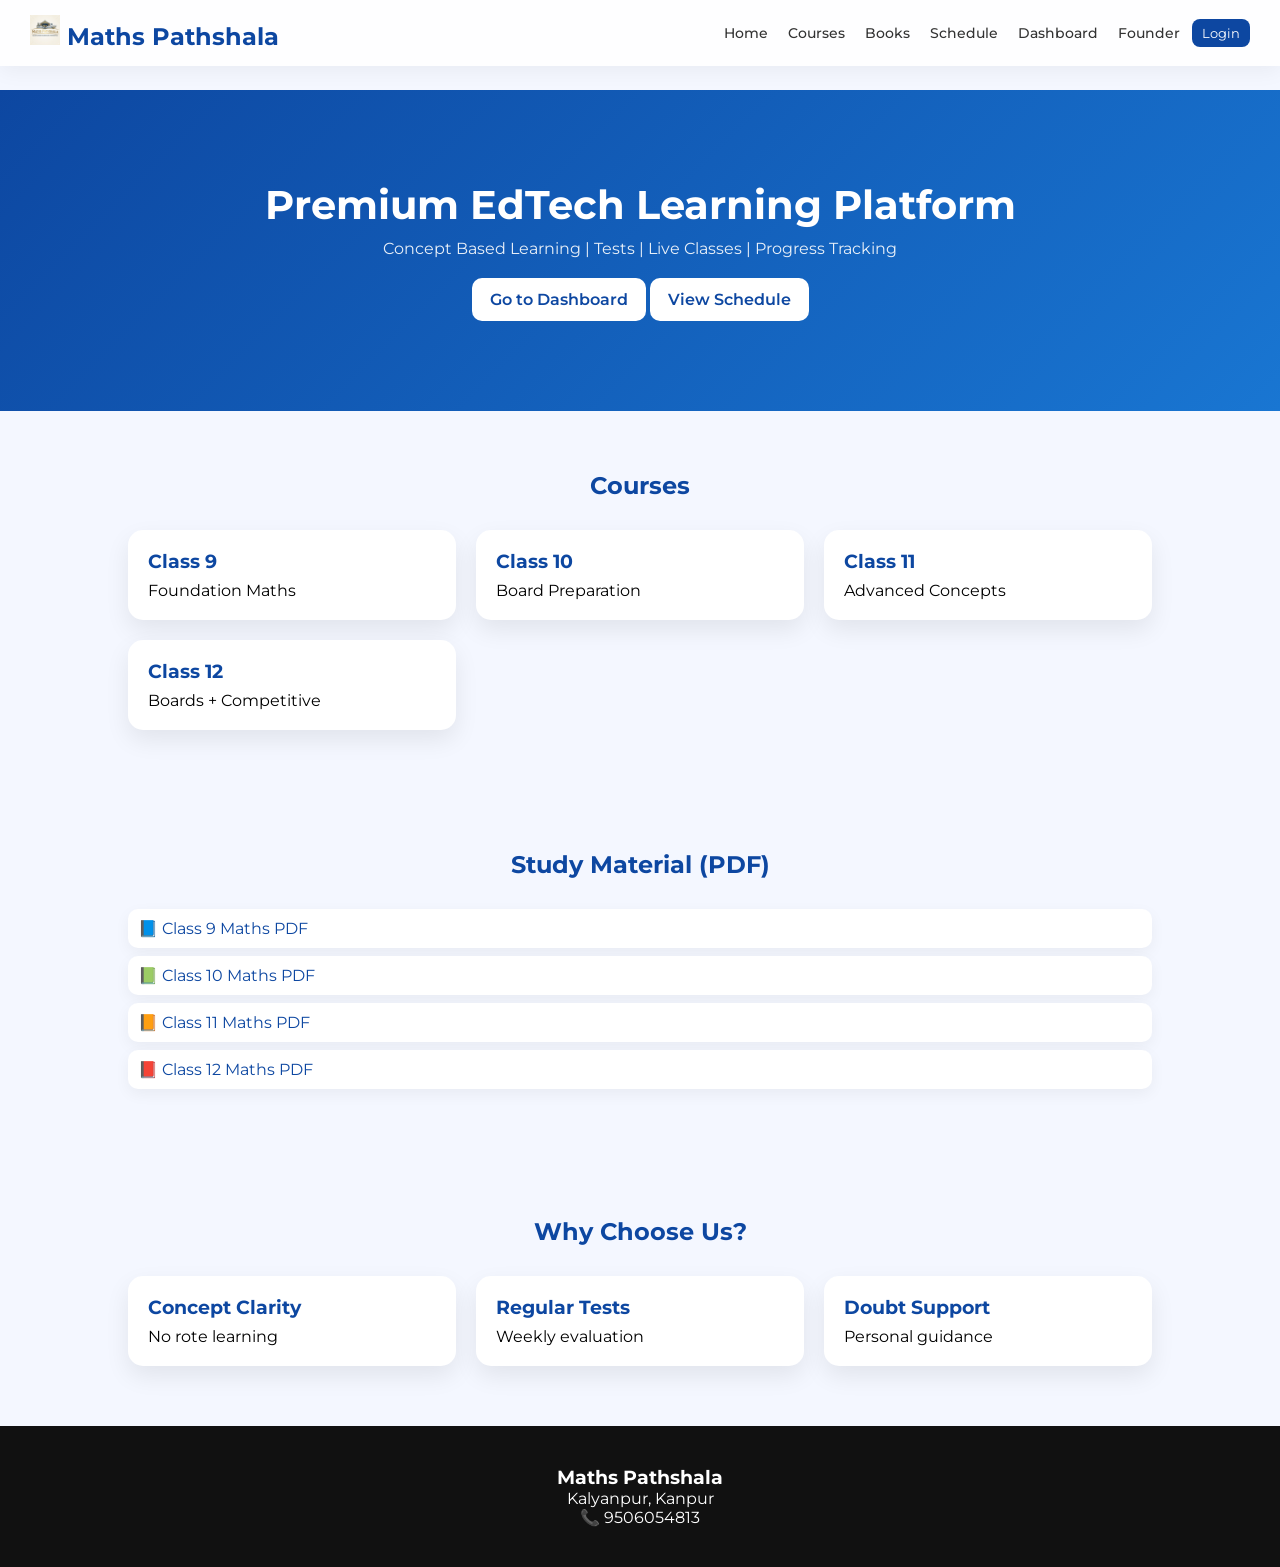
<file: index.html>
<!DOCTYPE html>
<html lang="en">
<head>
<meta charset="UTF-8">
<meta name="viewport" content="width=device-width, initial-scale=1.0">
<title>Maths Pathshala | Premium EdTech</title>

<link href="https://fonts.googleapis.com/css2?family=Montserrat:wght@300;400;600;700&display=swap" rel="stylesheet">

<style>
*{margin:0;padding:0;box-sizing:border-box;font-family:'Montserrat',sans-serif;}
body{background:#f4f7ff;overflow-x:hidden;}

/* NAV */
.navbar{
position:fixed;top:0;width:100%;background:rgba(255,255,255,0.85);
backdrop-filter:blur(12px);
display:flex;justify-content:space-between;align-items:center;
padding:15px 30px;z-index:999;
box-shadow:0 5px 20px rgba(0,0,0,0.05);
}
.navbar h2{color:#0d47a1;}
.navbar a{margin:0 8px;text-decoration:none;color:#333;font-weight:500;font-size:14px;}
.navbar a:hover{color:#0d47a1;}

.login-btn{background:#0d47a1;color:white;padding:6px 10px;border-radius:8px;border:none;cursor:pointer;font-size:13px;}

/* HERO */
.hero{
margin-top:90px;
padding:90px 20px;
text-align:center;
background:linear-gradient(135deg,#0d47a1,#1976d2);
color:white;
}
.hero h1{font-size:40px;}
.hero p{margin-top:10px;opacity:0.9;}

.btn{
display:inline-block;margin-top:20px;padding:12px 18px;
background:white;color:#0d47a1;border-radius:10px;
text-decoration:none;font-weight:600;transition:0.3s;
cursor:pointer;
}
.btn:hover{transform:scale(1.05);}

/* SECTIONS */
.section{padding:60px 10%;}
.section h2{text-align:center;color:#0d47a1;margin-bottom:30px;}

.grid{display:grid;grid-template-columns:repeat(auto-fit,minmax(250px,1fr));gap:20px;}

.card{
background:white;padding:20px;border-radius:15px;
box-shadow:0 10px 25px rgba(0,0,0,0.08);
transition:0.3s;
}
.card:hover{transform:translateY(-5px);}
.card h3{color:#0d47a1;margin-bottom:8px;}

.tag{font-size:12px;background:#e3f2fd;display:inline-block;padding:4px 10px;border-radius:20px;margin-bottom:8px;}

/* BOOKS */
.book-list a{
display:block;
margin:8px 0;
padding:10px;
background:#fff;
border-radius:10px;
text-decoration:none;
color:#0d47a1;
box-shadow:0 5px 15px rgba(0,0,0,0.05);
}

/* POPUP */
.popup{
display:none;position:fixed;top:0;left:0;width:100%;height:100%;
background:rgba(0,0,0,0.6);
justify-content:center;align-items:center;z-index:1000;
}
.popup-content{
background:white;padding:25px;border-radius:15px;width:320px;text-align:center;
}
.popup-content input{
width:100%;padding:10px;margin:8px 0;border:1px solid #ccc;border-radius:8px;
}
.close{float:right;cursor:pointer;font-size:18px;}

/* FOOTER */
.footer{text-align:center;padding:40px;background:#111;color:white;}
</style>
</head>

<body>

<!-- NAV -->
<div class="navbar">
<h2><img src="new_logo.png" height="30"> Maths Pathshala</h2>
<div>
<a href="index.html">Home</a>
<a href="courses.html">Courses</a>
<a href="books.html">Books</a>
<a href="schedule.html">Schedule</a>
<a href="dashboard.html">Dashboard</a>
<a href="founders.html">Founder</a>
<button class="login-btn" onclick="openLogin()">Login</button>
</div>
</div>

<!-- HERO -->
<div class="hero">
<h1>Premium EdTech Learning Platform</h1>
<p>Concept Based Learning | Tests | Live Classes | Progress Tracking</p>
<a class="btn" href="dashboard.html">Go to Dashboard</a>
<a class="btn" href="schedule.html">View Schedule</a>
</div>

<!-- COURSES -->
<div class="section">
<h2>Courses</h2>
<div class="grid">
<div class="card"><h3>Class 9</h3><p>Foundation Maths</p></div>
<div class="card"><h3>Class 10</h3><p>Board Preparation</p></div>
<div class="card"><h3>Class 11</h3><p>Advanced Concepts</p></div>
<div class="card"><h3>Class 12</h3><p>Boards + Competitive</p></div>
</div>
</div>

<!-- BOOKS -->
<div class="section">
<h2>Study Material (PDF)</h2>
<div class="book-list">
<a href="class9.pdf">📘 Class 9 Maths PDF</a>
<a href="class10.pdf">📗 Class 10 Maths PDF</a>
<a href="class11.pdf">📙 Class 11 Maths PDF</a>
<a href="class12.pdf">📕 Class 12 Maths PDF</a>
</div>
</div>

<!-- ABOUT -->
<div class="section">
<h2>Why Choose Us?</h2>
<div class="grid">
<div class="card"><h3>Concept Clarity</h3><p>No rote learning</p></div>
<div class="card"><h3>Regular Tests</h3><p>Weekly evaluation</p></div>
<div class="card"><h3>Doubt Support</h3><p>Personal guidance</p></div>
</div>
</div>

<!-- LOGIN POPUP -->
<div class="popup" id="loginPopup">
<div class="popup-content">
<span class="close" onclick="closeLogin()">✖</span>
<h3>Login</h3>
<input type="text" placeholder="Email">
<input type="password" placeholder="Password">
<button class="btn">Login</button>
</div>
</div>

<!-- FOOTER -->
<div class="footer">
<h3>Maths Pathshala</h3>
<p>Kalyanpur, Kanpur</p>
<p>📞 9506054813</p>
</div>

<script>
function openLogin(){document.getElementById('loginPopup').style.display='flex';}
function closeLogin(){document.getElementById('loginPopup').style.display='none';}
</script>

</body>
</html>
</file>
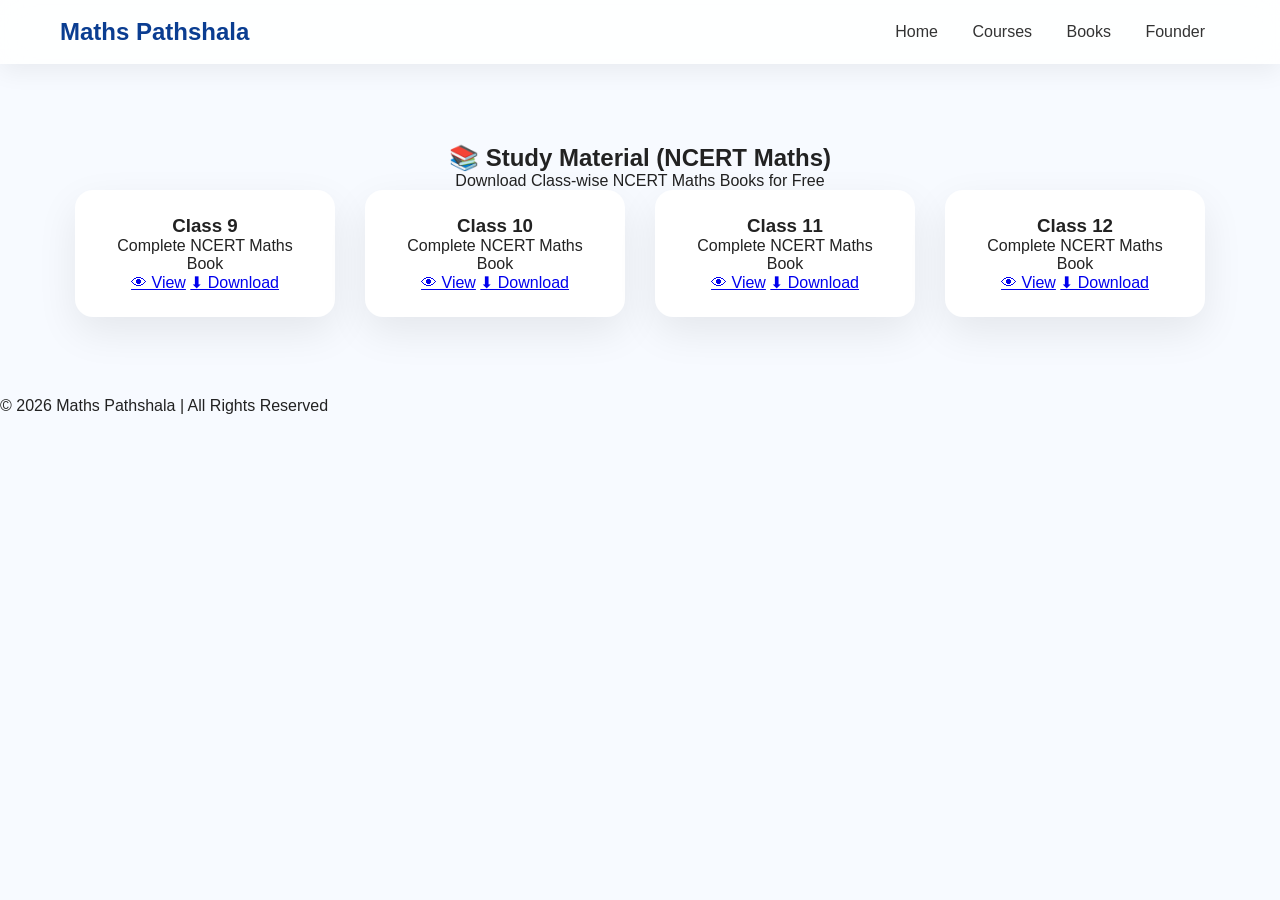
<file: books.html>
<!DOCTYPE html>
<html>
<head>
<title>Books - Maths Pathshala</title>
<link rel="stylesheet" href="style.css">
</head>

<body>

<div class="navbar">
<h2>Maths Pathshala</h2>
<div>
<a href="index.html">Home</a>
<a href="courses.html">Courses</a>
<a href="books.html">Books</a>
<a href="founders.html">Founder</a>
</div>
</div>

<section class="section">
<h2>📚 Study Material (NCERT Maths)</h2>
<p>Download Class-wise NCERT Maths Books for Free</p>

<div class="cards">

<div class="card big">
<h3>Class 9</h3>
<p>Complete NCERT Maths Book</p>
<a class="book-btn" href="class9.pdf" target="_blank">👁 View</a>
<a class="book-btn download" href="class9.pdf" download>⬇ Download</a>
</div>

<div class="card big">
<h3>Class 10</h3>
<p>Complete NCERT Maths Book</p>
<a class="book-btn" href="class10.pdf" target="_blank">👁 View</a>
<a class="book-btn download" href="class10.pdf" download>⬇ Download</a>
</div>

<div class="card big">
<h3>Class 11</h3>
<p>Complete NCERT Maths Book</p>
<a class="book-btn" href="class11.pdf" target="_blank">👁 View</a>
<a class="book-btn download" href="class11.pdf" download>⬇ Download</a>
</div>

<div class="card big">
<h3>Class 12</h3>
<p>Complete NCERT Maths Book</p>
<a class="book-btn" href="class12.pdf" target="_blank">👁 View</a>
<a class="book-btn download" href="class12.pdf" download>⬇ Download</a>
</div>

</div>
</section>

<div class="footer">
<p>© 2026 Maths Pathshala | All Rights Reserved</p>
</div>

</body>
</html>
</file>
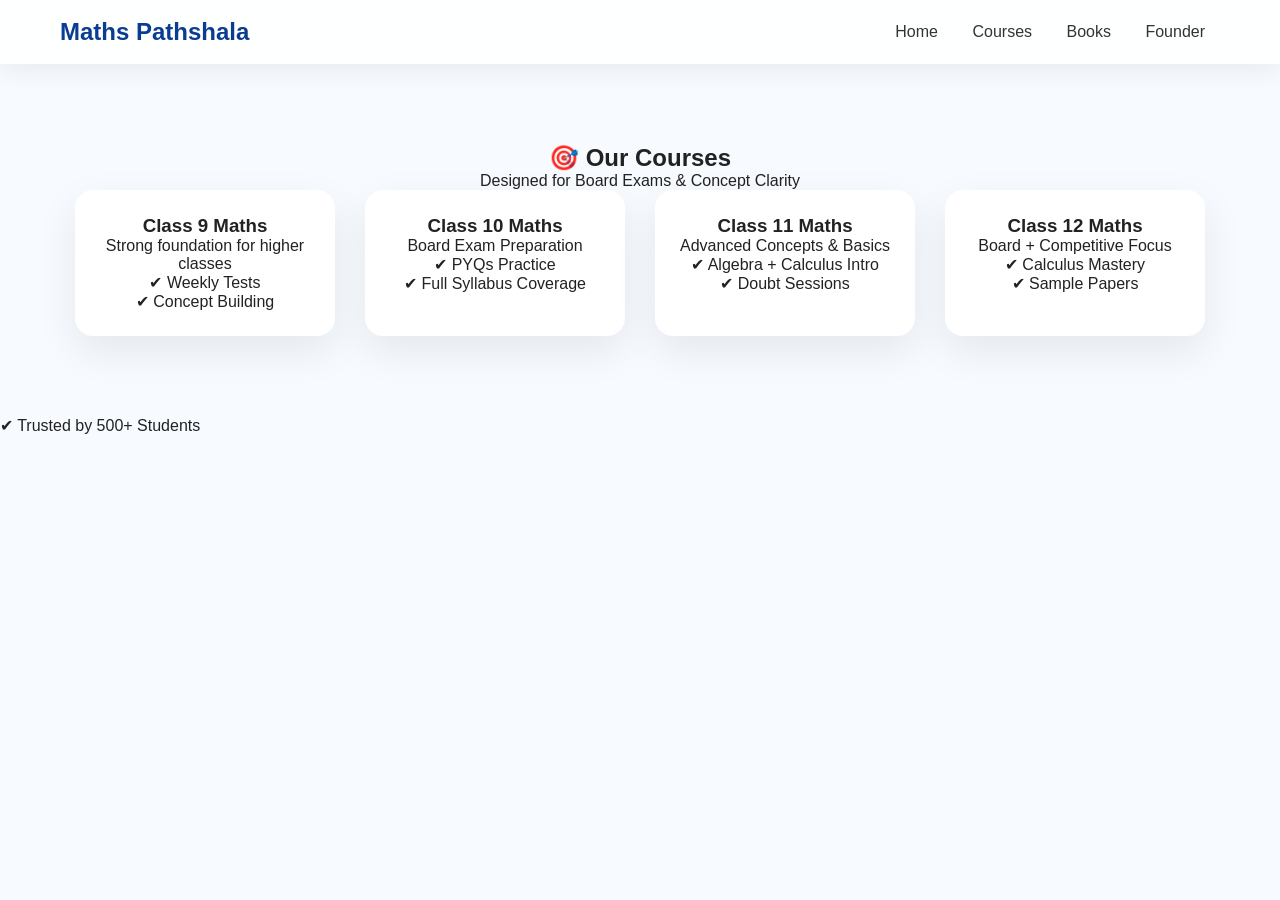
<file: courses.html>
<!DOCTYPE html>
<html>
<head>
<title>Courses - Maths Pathshala</title>
<link rel="stylesheet" href="style.css">
</head>

<body>

<div class="navbar">
<h2>Maths Pathshala</h2>
<div>
<a href="index.html">Home</a>
<a href="courses.html">Courses</a>
<a href="books.html">Books</a>
<a href="founders.html">Founder</a>
</div>
</div>

<section class="section">
<h2>🎯 Our Courses</h2>
<p>Designed for Board Exams & Concept Clarity</p>

<div class="cards">

<div class="card">
<h3>Class 9 Maths</h3>
<p>Strong foundation for higher classes</p>
<p>✔ Weekly Tests</p>
<p>✔ Concept Building</p>
</div>

<div class="card">
<h3>Class 10 Maths</h3>
<p>Board Exam Preparation</p>
<p>✔ PYQs Practice</p>
<p>✔ Full Syllabus Coverage</p>
</div>

<div class="card">
<h3>Class 11 Maths</h3>
<p>Advanced Concepts & Basics</p>
<p>✔ Algebra + Calculus Intro</p>
<p>✔ Doubt Sessions</p>
</div>

<div class="card">
<h3>Class 12 Maths</h3>
<p>Board + Competitive Focus</p>
<p>✔ Calculus Mastery</p>
<p>✔ Sample Papers</p>
</div>

</div>
</section>

<div class="footer">
<p>✔ Trusted by 500+ Students</p>
</div>

</body>
</html>
</file>
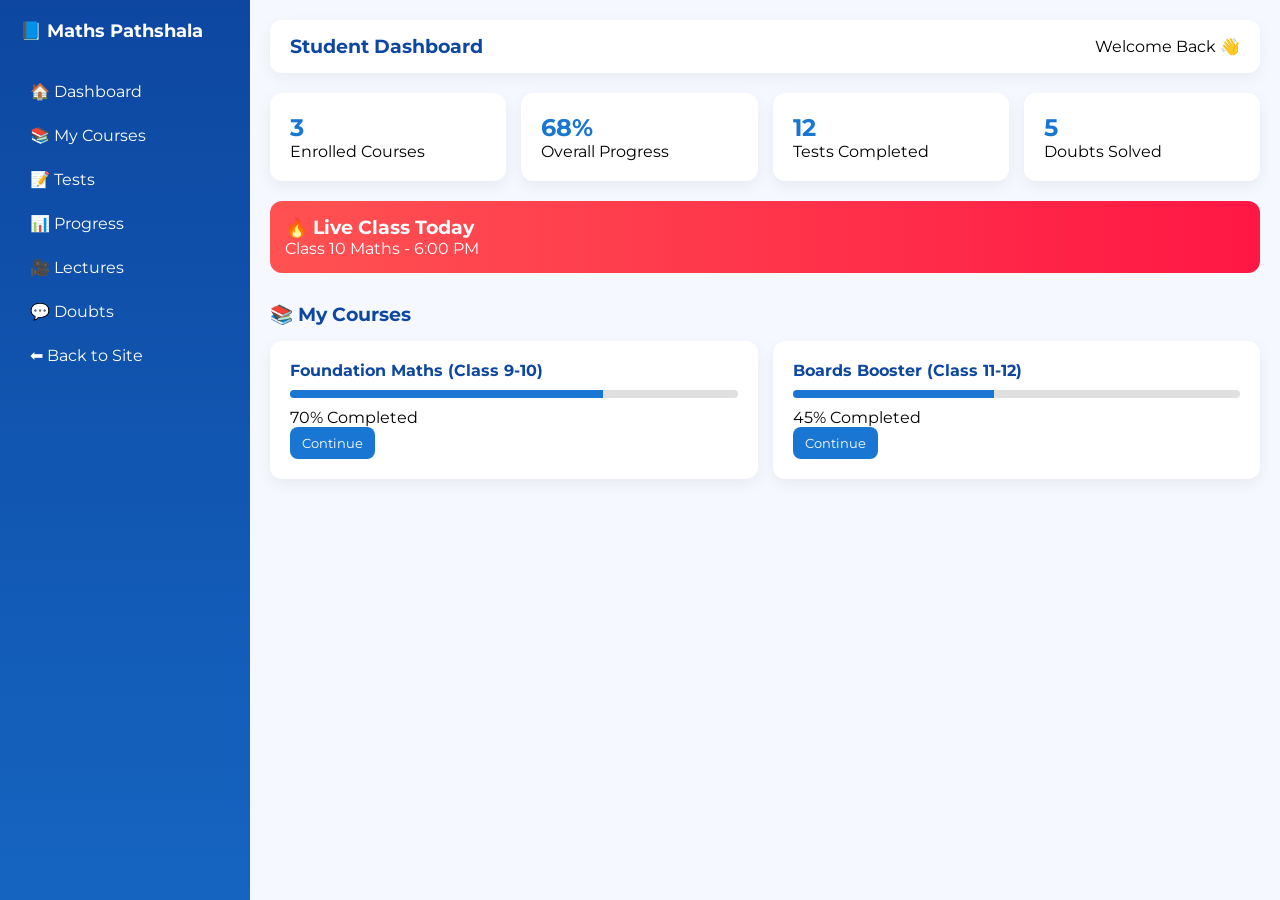
<file: dashboard.html>
<!DOCTYPE html>
<html lang="en">
<head>
<meta charset="UTF-8">
<meta name="viewport" content="width=device-width, initial-scale=1.0">
<title>Student Dashboard - Maths Pathshala</title>

<link href="https://fonts.googleapis.com/css2?family=Montserrat:wght@300;400;600;700&display=swap" rel="stylesheet">

<style>
*{
    margin:0;
    padding:0;
    box-sizing:border-box;
    font-family:'Montserrat', sans-serif;
}

body{
    background:#f5f8ff;
    display:flex;
}

/* SIDEBAR */
.sidebar{
    width:250px;
    background:linear-gradient(180deg,#0d47a1,#1565c0);
    color:white;
    height:100vh;
    position:fixed;
    padding:20px;
}

.sidebar h2{
    font-size:18px;
    margin-bottom:30px;
}

.sidebar a{
    display:block;
    color:white;
    text-decoration:none;
    padding:10px;
    margin:5px 0;
    border-radius:8px;
    transition:0.3s;
}

.sidebar a:hover{
    background:rgba(255,255,255,0.2);
}

/* MAIN */
.main{
    margin-left:250px;
    width:100%;
    padding:20px;
}

/* TOP BAR */
.topbar{
    background:white;
    padding:15px 20px;
    border-radius:12px;
    display:flex;
    justify-content:space-between;
    align-items:center;
    box-shadow:0 5px 15px rgba(0,0,0,0.05);
}

.topbar h3{
    color:#0d47a1;
}

/* STATS */
.stats{
    display:grid;
    grid-template-columns:repeat(auto-fit,minmax(200px,1fr));
    gap:15px;
    margin-top:20px;
}

.card{
    background:white;
    padding:20px;
    border-radius:12px;
    box-shadow:0 5px 15px rgba(0,0,0,0.06);
}

.card h2{
    color:#1976d2;
}

/* COURSES */
.section{
    margin-top:30px;
}

.section h3{
    margin-bottom:15px;
    color:#0d47a1;
}

.courses{
    display:grid;
    grid-template-columns:repeat(auto-fit,minmax(250px,1fr));
    gap:15px;
}

.course-card{
    background:white;
    padding:20px;
    border-radius:12px;
    box-shadow:0 5px 15px rgba(0,0,0,0.06);
}

.course-card h4{
    color:#0d47a1;
}

.progress{
    height:8px;
    background:#e0e0e0;
    border-radius:20px;
    margin:10px 0;
    overflow:hidden;
}

.progress-bar{
    height:100%;
    background:#1976d2;
}

/* BUTTON */
.btn{
    display:inline-block;
    padding:8px 12px;
    background:#1976d2;
    color:white;
    border-radius:8px;
    text-decoration:none;
    font-size:13px;
}

/* LIVE CLASS BOX */
.live{
    background:linear-gradient(90deg,#ff5252,#ff1744);
    color:white;
    padding:15px;
    border-radius:12px;
    margin-top:20px;
}

@media(max-width:768px){
    .sidebar{
        display:none;
    }
    .main{
        margin-left:0;
    }
}
</style>
</head>

<body>

<!-- SIDEBAR -->
<div class="sidebar">
<h2>📘 Maths Pathshala</h2>

<a href="#">🏠 Dashboard</a>
<a href="#">📚 My Courses</a>
<a href="#">📝 Tests</a>
<a href="#">📊 Progress</a>
<a href="#">🎥 Lectures</a>
<a href="#">💬 Doubts</a>
<a href="index.html">⬅ Back to Site</a>
</div>

<!-- MAIN -->
<div class="main">

<!-- TOP -->
<div class="topbar">
<h3>Student Dashboard</h3>
<p>Welcome Back 👋</p>
</div>

<!-- STATS -->
<div class="stats">

<div class="card">
<h2>3</h2>
<p>Enrolled Courses</p>
</div>

<div class="card">
<h2>68%</h2>
<p>Overall Progress</p>
</div>

<div class="card">
<h2>12</h2>
<p>Tests Completed</p>
</div>

<div class="card">
<h2>5</h2>
<p>Doubts Solved</p>
</div>

</div>

<!-- LIVE CLASS -->
<div class="live">
<h3>🔥 Live Class Today</h3>
<p>Class 10 Maths - 6:00 PM</p>
</div>

<!-- COURSES -->
<div class="section">
<h3>📚 My Courses</h3>

<div class="courses">

<div class="course-card">
<h4>Foundation Maths (Class 9-10)</h4>

<div class="progress">
<div class="progress-bar" style="width:70%"></div>
</div>

<p>70% Completed</p>
<a href="#" class="btn">Continue</a>
</div>

<div class="course-card">
<h4>Boards Booster (Class 11-12)</h4>

<div class="progress">
<div class="progress-bar" style="width:45%"></div>
</div>

<p>45% Completed</p>
<a href="#" class="btn">Continue</a>
</div>

</div>
</div>

</div>

</body>
</html>
</file>
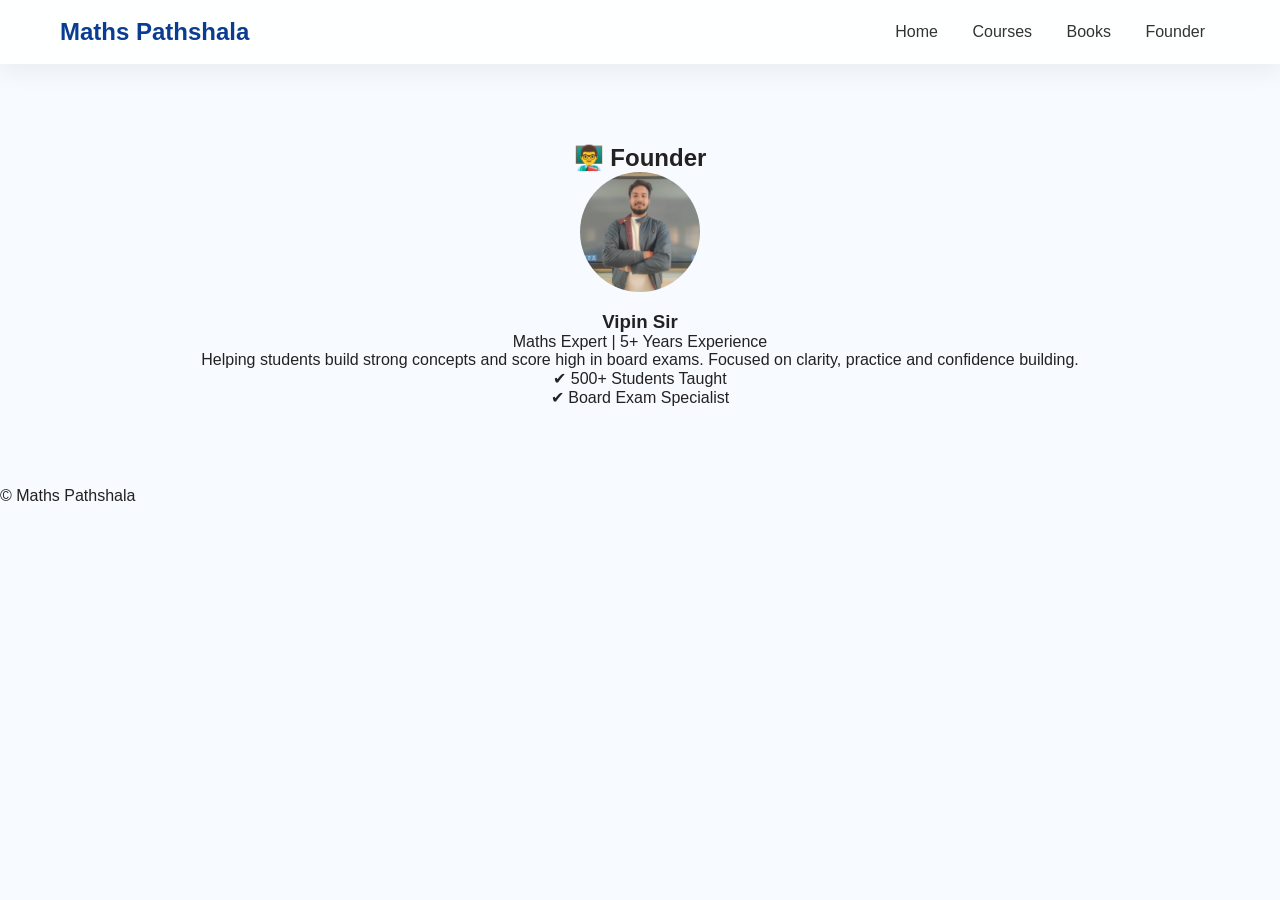
<file: founders.html>
<!DOCTYPE html>
<html>
<head>
<title>Founder - Maths Pathshala</title>
<link rel="stylesheet" href="style.css">
</head>

<body>

<div class="navbar">
<h2>Maths Pathshala</h2>
<div>
<a href="index.html">Home</a>
<a href="courses.html">Courses</a>
<a href="books.html">Books</a>
<a href="founders.html">Founder</a>
</div>
</div>

<section class="section">
<h2>👨‍🏫 Founder</h2>

<img src="sir.jpg.jpeg" class="founder-img">

<h3>Vipin Sir</h3>
<p>Maths Expert | 5+ Years Experience</p>

<p>
Helping students build strong concepts and score high in board exams.
Focused on clarity, practice and confidence building.
</p>

<p>✔ 500+ Students Taught</p>
<p>✔ Board Exam Specialist</p>

</section>

<div class="footer">
<p>© Maths Pathshala</p>
</div>

</body>
</html>
</file>
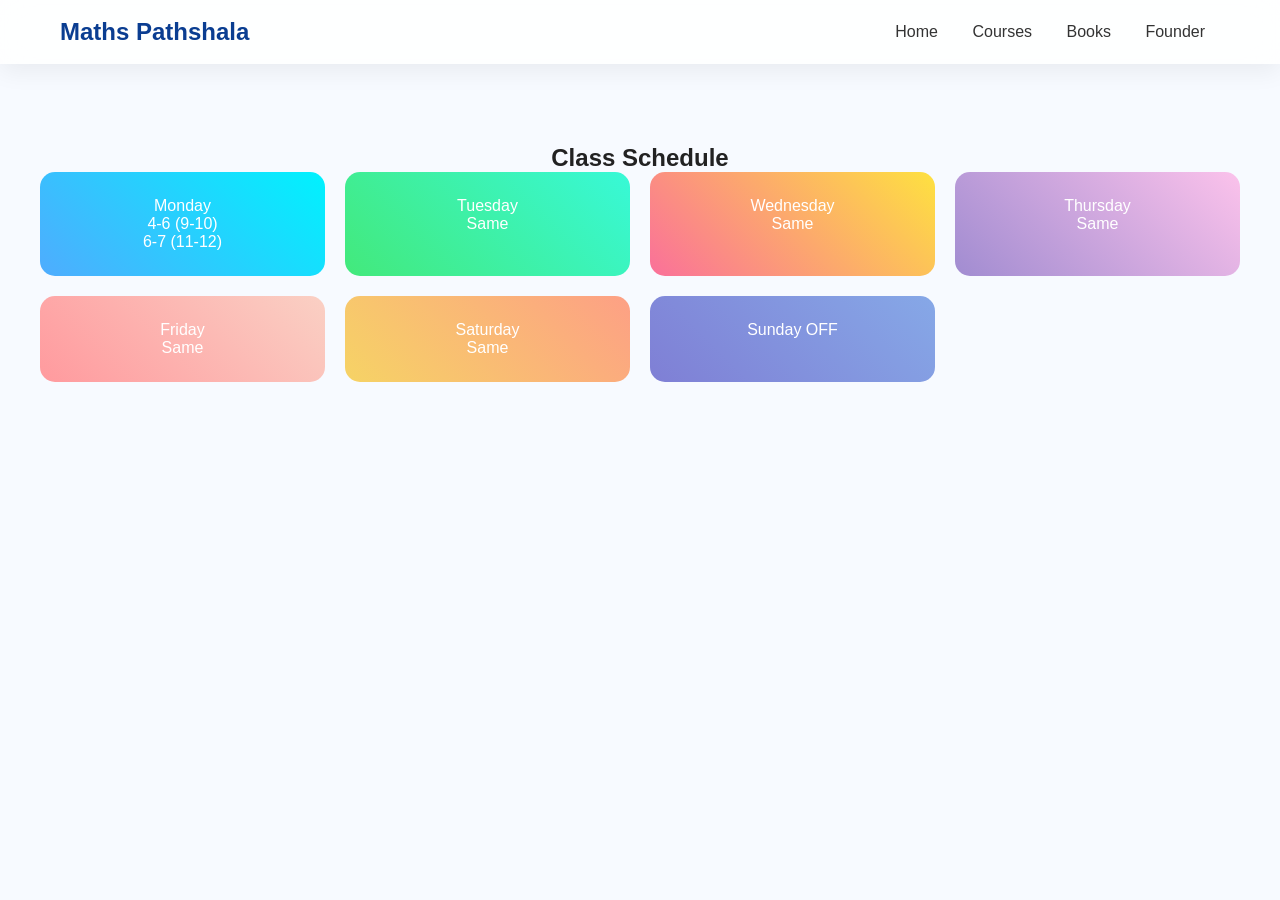
<file: schedule.html>
<!DOCTYPE html>
<html>
<head>
<title>Schedule - Maths Pathshala</title>
<link rel="stylesheet" href="style.css">
</head>

<body>

<div class="navbar">
<h2>Maths Pathshala</h2>
<div>
<a href="index.html">Home</a>
<a href="courses.html">Courses</a>
<a href="books.html">Books</a>
<a href="founders.html">Founder</a>
</div>
</div>

<section class="section">
<h2>Class Schedule</h2>

<div class="schedule-table">

<div class="day mon">Monday<br>4-6 (9-10)<br>6-7 (11-12)</div>
<div class="day tue">Tuesday<br>Same</div>
<div class="day wed">Wednesday<br>Same</div>
<div class="day thu">Thursday<br>Same</div>
<div class="day fri">Friday<br>Same</div>
<div class="day sat">Saturday<br>Same</div>
<div class="day sun">Sunday OFF</div>

</div>

</section>

</body>
</html>
</file>
<file: style.css>
/* 🔵 GLOBAL RESET */
* {
    margin: 0;
    padding: 0;
    box-sizing: border-box;
}

body {
    font-family: 'Montserrat', sans-serif;
    background: #f7faff;
    color: #222;
}

/* 🔥 NAVBAR */
.navbar {
    position: sticky;
    top: 0;
    padding: 18px 60px;
    display: flex;
    justify-content: space-between;
    align-items: center;
    background: rgba(255,255,255,0.85);
    backdrop-filter: blur(15px);
    box-shadow: 0 8px 25px rgba(0,0,0,0.06);
    z-index: 999;
}

.navbar h2 {
    color: #0a3d91;
    font-weight: 700;
}

.navbar a {
    margin: 0 15px;
    text-decoration: none;
    color: #333;
    font-weight: 500;
    transition: 0.3s;
}

.navbar a:hover {
    color: #0a3d91;
}

/* 🔥 HERO (APPLE STYLE) */
.hero {
    height: 100vh;
    background: linear-gradient(135deg,#e3f2ff,#ffffff);
    display: flex;
    flex-direction: column;
    justify-content: center;
    align-items: center;
    text-align: center;

    animation: fadeUp 1.2s ease;
}

.hero h1 {
    font-size: 52px;
    max-width: 900px;
    line-height: 1.3;
    font-weight: 700;
    background: linear-gradient(90deg,#0a3d91,#1e90ff);
    -webkit-background-clip: text;
    -webkit-text-fill-color: transparent;
}

.hero-sub {
    margin-top: 20px;
    font-size: 18px;
    color: #444;
}

/* 🔘 BUTTONS */
.btn {
    margin-top: 25px;
    padding: 14px 32px;
    border-radius: 40px;
    background: linear-gradient(45deg,#0a3d91,#1e90ff);
    color: white;
    text-decoration: none;
    transition: 0.3s;
    display: inline-block;
}

.btn:hover {
    transform: translateY(-5px);
    box-shadow: 0 10px 30px rgba(0,0,0,0.2);
}

.outline {
    background: white;
    color: #0a3d91;
    border: 2px solid #0a3d91;
}

/* 📊 COUNTER */
.counter-section {
    display: flex;
    justify-content: center;
    gap: 30px;
    margin-top: -60px;
}

.counter-box {
    background: white;
    padding: 25px;
    border-radius: 15px;
    box-shadow: 0 10px 30px rgba(0,0,0,0.08);
    text-align: center;
}

.counter-box h2 {
    font-size: 38px;
    color: #0a3d91;
}

/* 📦 SECTION */
.section {
    padding: 80px 40px;
    text-align: center;
}

/* 📚 CARDS (PREMIUM HOVER) */
.cards {
    display: flex;
    flex-wrap: wrap;
    justify-content: center;
    gap: 30px;
}

.card {
    width: 260px;
    background: white;
    padding: 25px;
    border-radius: 18px;
    transition: 0.4s;
    box-shadow: 0 15px 40px rgba(0,0,0,0.08);
}

.card:hover {
    transform: translateY(-15px);
    box-shadow: 0 25px 60px rgba(0,0,0,0.15);
}

/* 🎯 TAG */
.tag {
    display: inline-block;
    padding: 5px 10px;
    background: #eaf2ff;
    color: #0a3d91;
    border-radius: 8px;
    margin: 5px;
    font-size: 12px;
}

/* 👨‍🏫 FOUNDER (GLASS CARD) */
.founder-section {
    display: flex;
    justify-content: center;
}

.founder-card {
    max-width: 750px;
    padding: 40px;
    border-radius: 20px;
    background: rgba(255,255,255,0.7);
    backdrop-filter: blur(20px);
    box-shadow: 0 20px 60px rgba(0,0,0,0.1);
}

.founder-img {
    width: 120px;
    height: 120px;
    border-radius: 50%;
    margin-bottom: 15px;
    object-fit: cover;
}

.desc {
    margin-top: 15px;
    line-height: 1.7;
}

.box {
    margin-top: 20px;
    padding: 15px;
    background: white;
    border-radius: 12px;
}

/* 🗓 SCHEDULE */
.schedule-table {
    display: grid;
    grid-template-columns: repeat(auto-fit,minmax(250px,1fr));
    gap: 20px;
}

.day {
    padding: 25px;
    border-radius: 15px;
    color: white;
    font-weight: 500;
    transition: 0.3s;
}

.day:hover {
    transform: scale(1.05);
}

/* COLORS */
.mon {background: linear-gradient(45deg,#4facfe,#00f2fe);}
.tue {background: linear-gradient(45deg,#43e97b,#38f9d7);}
.wed {background: linear-gradient(45deg,#fa709a,#fee140);}
.thu {background: linear-gradient(45deg,#a18cd1,#fbc2eb);}
.fri {background: linear-gradient(45deg,#ff9a9e,#fad0c4);}
.sat {background: linear-gradient(45deg,#f6d365,#fda085);}
.sun {background: linear-gradient(45deg,#7f7fd5,#86a8e7);}

/* 📞 FORM */
form {
    max-width: 400px;
    margin: auto;
    padding: 25px;
    border-radius: 15px;
    background: rgba(255,255,255,0.7);
    backdrop-filter: blur(10px);
    box-shadow: 0 10px 30px rgba(0,0,0,0.1);
}

form input, form select {
    width: 100%;
    padding: 12px;
    margin: 10px 0;
    border-radius: 8px;
    border: 1px solid #ccc;
}

/* 💬 WHATSAPP FLOAT */
.whatsapp {
    position: fixed;
    bottom: 20px;
    right: 20px;
    background: #25D366;
    padding: 15px;
    border-radius: 50%;
    color: white;
    font-size: 22px;
    box-shadow: 0 10px 25px rgba(0,0,0,0.2);
}

/* 🔥 POPUP (PREMIUM) */
.popup {
    position: fixed;
    top:0;
    left:0;
    width:100%;
    height:100%;
    background: rgba(0,0,0,0.7);
    display:none;
    justify-content:center;
    align-items:center;
}

.popup-content {
    background:white;
    padding:30px;
    border-radius:15px;
    width:320px;
    animation: zoomIn 0.4s ease;
}

@keyframes zoomIn {
    from {transform: scale(0.6); opacity:0;}
    to {transform: scale(1); opacity:1;}
}

/* 🔥 ANIMATION */
@keyframes fadeUp {
    from {
        opacity:0;
        transform: translateY(40px);
    }
    to {
        opacity:1;
        transform: translateY(0);
    }
}

/* 📱 MOBILE */
@media(max-width:768px){
    .hero h1 {
        font-size: 30px;
    }

    .navbar {
        flex-direction: column;
    }

    .counter-section {
        flex-direction: column;
        align-items: center;
    }
}
</file>
